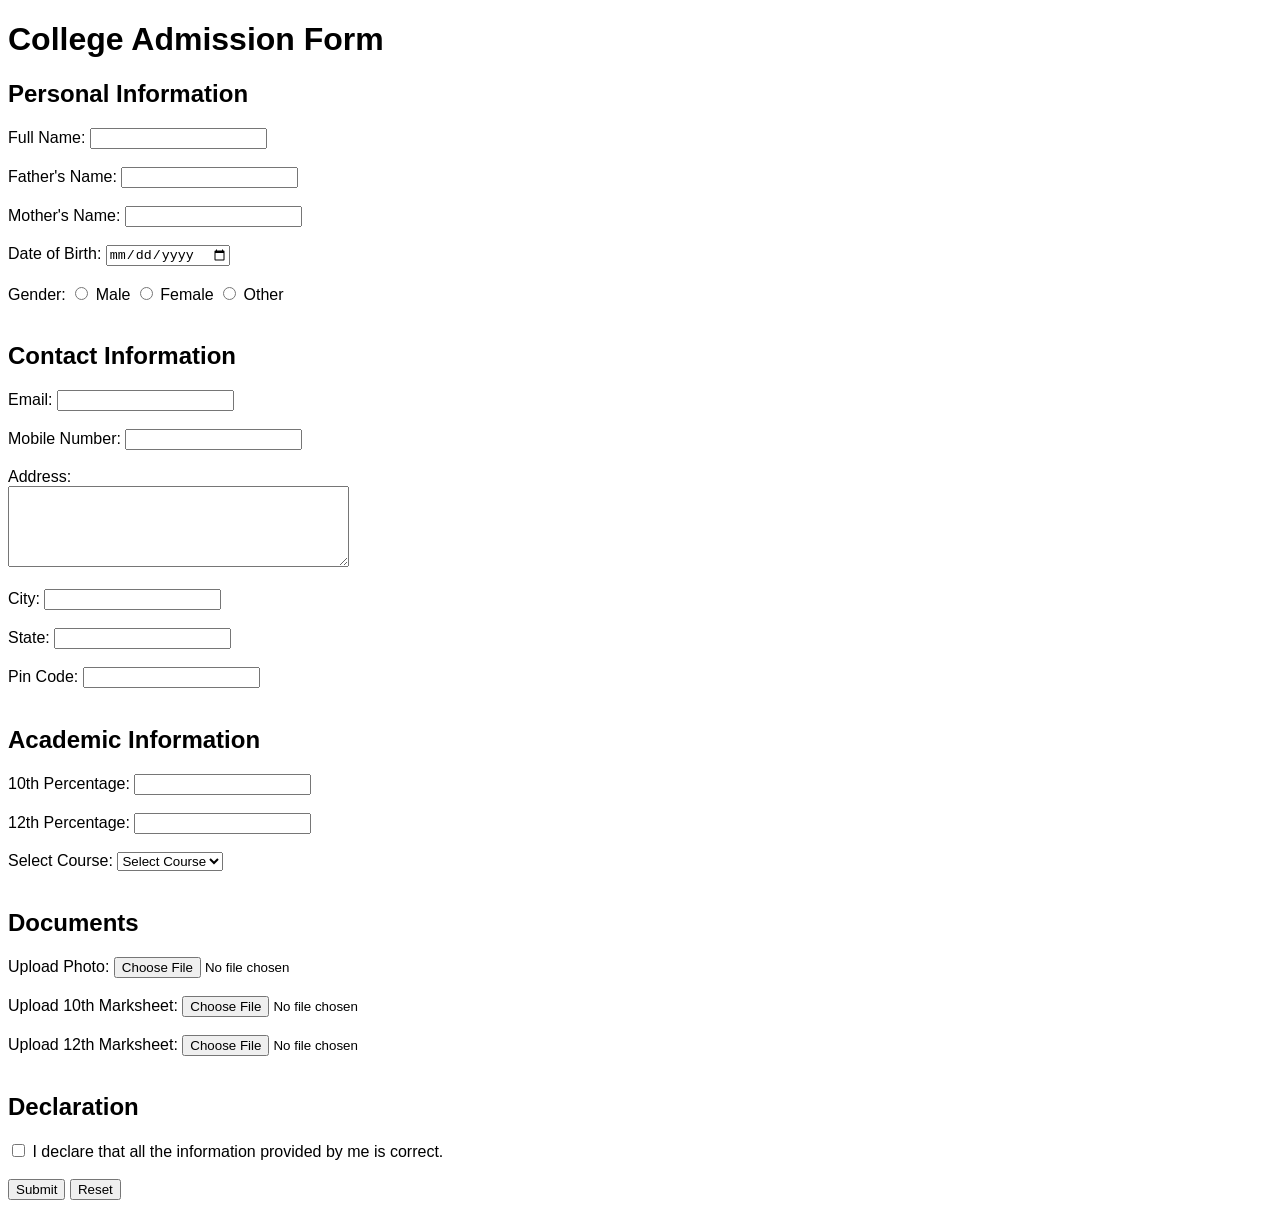
<file: Admission.html>
<!DOCTYPE html>
<html>
<head>
    <title>Admission Form</title>
    <link rel="stylesheet"href="style.css">
</head>

<body>

    <h1>College Admission Form</h1>

    <form>

        <h2>Personal Information</h2>

        <label>Full Name:</label>
        <input type="text" name="fullname" required>
        <br><br>

        <label>Father's Name:</label>
        <input type="text" name="fathername" required>
        <br><br>

        <label>Mother's Name:</label>
        <input type="text" name="mothername" required>
        <br><br>

        <label>Date of Birth:</label>
        <input type="date" name="dob">
        <br><br>

        <label>Gender:</label>
        <input type="radio" name="gender" value="male"> Male
        <input type="radio" name="gender" value="female"> Female
        <input type="radio" name="gender" value="other"> Other
        <br><br>


        <h2>Contact Information</h2>

        <label>Email:</label>
        <input type="email" name="email">
        <br><br>

        <label>Mobile Number:</label>
        <input type="tel" name="mobile">
        <br><br>

        <label>Address:</label>
        <br>
        <textarea name="address" rows="5" cols="40"></textarea>
        <br><br>

        <label>City:</label>
        <input type="text" name="city">
        <br><br>

        <label>State:</label>
        <input type="text" name="state">
        <br><br>

        <label>Pin Code:</label>
        <input type="text" name="pincode">
        <br><br>


        <h2>Academic Information</h2>

        <label>10th Percentage:</label>
        <input type="number" name="10th">
        <br><br>

        <label>12th Percentage:</label>
        <input type="number" name="12th">
        <br><br>

        <label>Select Course:</label>
        <select name="course">
            <option>Select Course</option>
            <option>B.Tech CSE</option>
            <option>B.Tech ECE</option>
            <option>B.Tech ME</option>
            <option>BCA</option>
            <option>BBA</option>
            <option>MCA</option>
            <option>MBA</option>
        </select>
        <br><br>


        <h2>Documents</h2>

        <label>Upload Photo:</label>
        <input type="file" name="photo">
        <br><br>

        <label>Upload 10th Marksheet:</label>
        <input type="file" name="marksheet10">
        <br><br>

        <label>Upload 12th Marksheet:</label>
        <input type="file" name="marksheet12">
        <br><br>


        <h2>Declaration</h2>

        <input type="checkbox" name="declaration" required>
        I declare that all the information provided by me is correct.
        <br><br>

        <input type="submit" value="Submit">

        <input type="reset" value="Reset">

    </form>

</body>
</html>
</file>
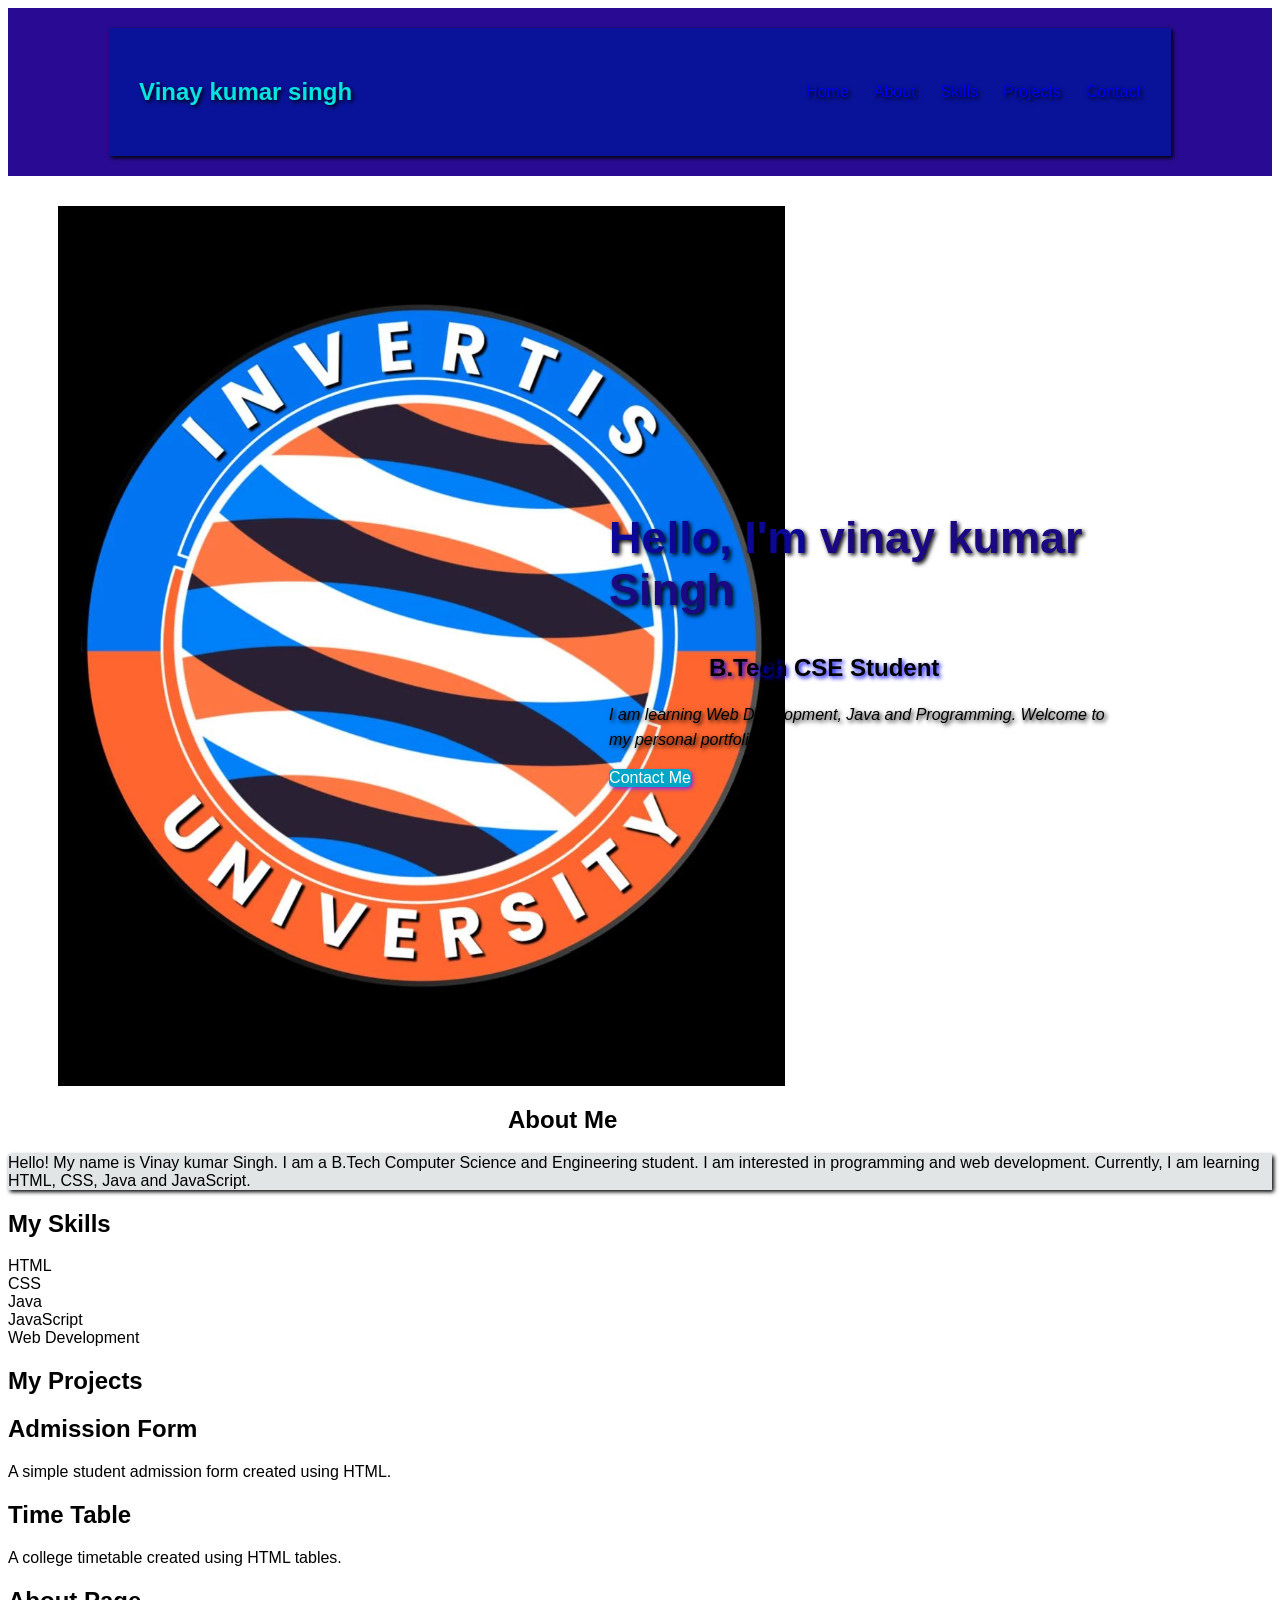
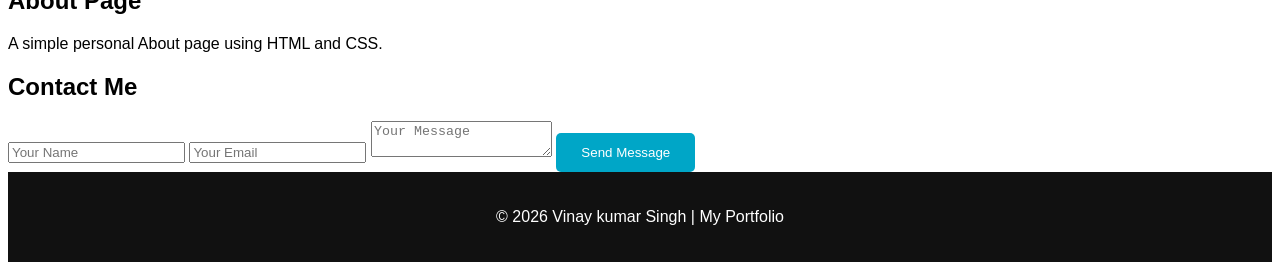
<file: portfolio.html>
<!DOCTYPE html>
<html lang="en">
<head>
    <meta charset="UTF-8">
    <meta name="viewport" content="width=device-width, initial-scale=1.0">
    <title>Vinay kumar Singh | Portfolio</title>

    <link rel="stylesheet" href="style.css">
</head>

<body>

    <!-- Navbar -->
    <header>
        <nav>
            <h2>Vinay kumar singh</h2>

            <ul>
                <li><a href="#home">Home</a></li>
                <li><a href="#about">About</a></li>
                <li><a href="#skills">Skills</a></li>
                <li><a href="#projects">Projects</a></li>
                <li><a href="#contact">Contact</a></li>
            </ul>
        </nav>
    </header>


    <!-- Home -->
    <section id="home" class="home">
        <div>
            <h1>Hello, I'm <span>vinay kumar  Singh</span></h1>

            <h2>B.Tech CSE Student</h2>

            <p>
                I am learning Web Development, Java and Programming.
                Welcome to my personal portfolio.
            </p>

            <a href="#contact" class="btn">Contact Me</a>
        </div>

        
    </section>


    <!-- About -->
    <section id="about">
        <h1>About Me</h1>

        <p>
            Hello! My name is Vinay kumar Singh.
            I am a B.Tech Computer Science and Engineering student.
            I am interested in programming and web development.
            Currently, I am learning HTML, CSS, Java and JavaScript.
        </p>
    </section>


    <!-- Skills -->
    <section id="skills">
        <h1>My Skills</h1>

        <div class="skills-box">
            <div>HTML</div>
            <div>CSS</div>
            <div>Java</div>
            <div>JavaScript</div>
            <div>Web Development</div>
        </div>
    </section>


    <!-- Projects -->
    <section id="projects">
        <h1>My Projects</h1>

        <div class="projects-box">

            <div class="project">
                <h2>Admission Form</h2>
                <p>
                    A simple student admission form created using HTML.
                </p>
            </div>

            <div class="project">
                <h2>Time Table</h2>
                <p>
                    A college timetable created using HTML tables.
                </p>
            </div>

            <div class="project">
                <h2>About Page</h2>
                <p>
                    A simple personal About page using HTML and CSS.
                </p>
            </div>
        </div>
    </section>


    <!-- Contact -->
    <section id="contact">
        <h1>Contact Me</h1>

        <form>
            <input type="text" placeholder="Your Name">

            <input type="email" placeholder="Your Email">

            <textarea placeholder="Your Message"></textarea>

            <button type="submit">Send Message</button>
        </form>
    </section>


    <!-- Footer -->
    <footer>
        <p>© 2026 Vinay kumar Singh | My Portfolio</p>
    </footer>

</body>
</html>
</file>
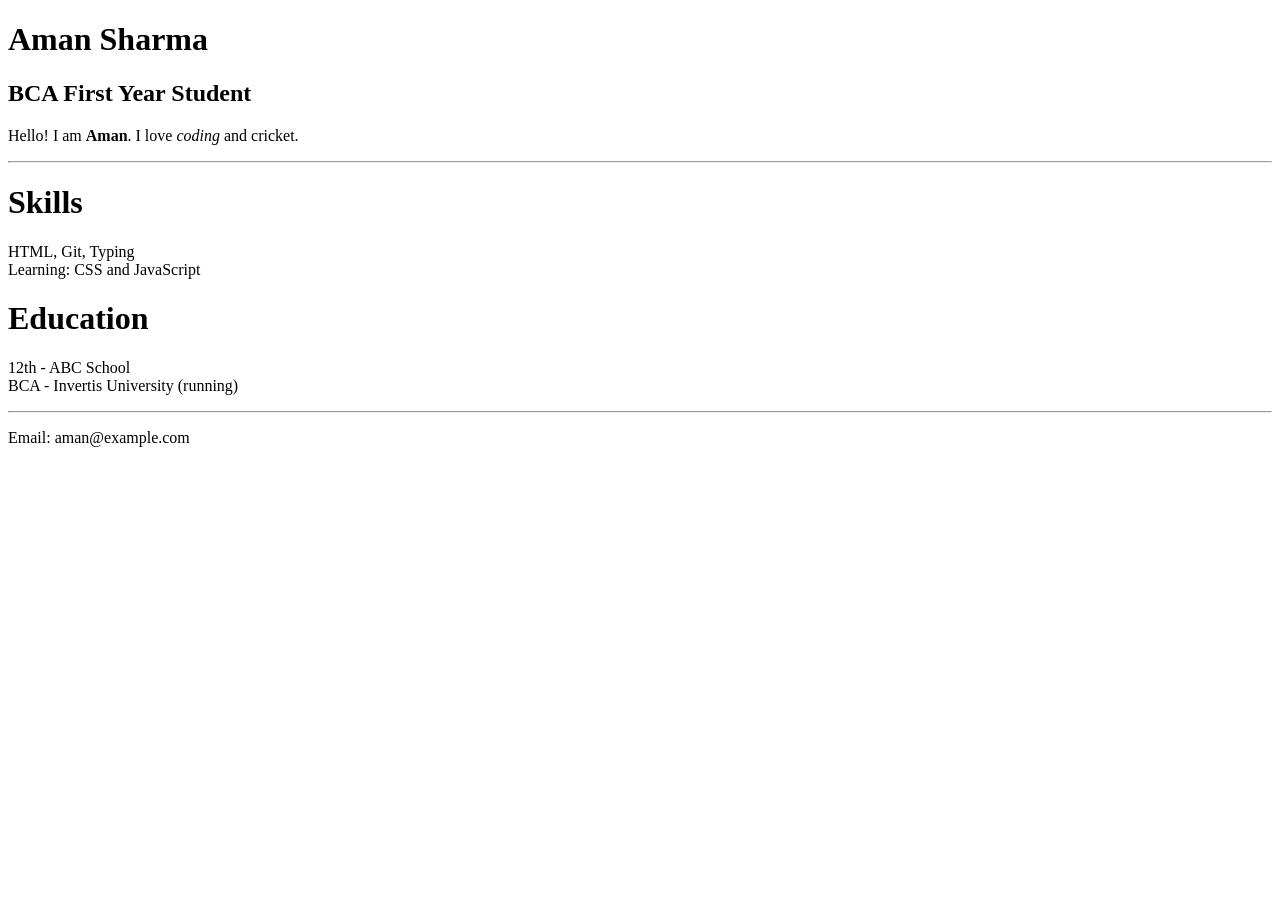
<file: week1.html>
<!DOCTYPE html>
<html lang="en">
<head>
    <meta charset="UTF-8">
    <meta name="viewport" content="width=device-width, initial-scale=1.0">
    <title>Aman Sharma - Portfolio</title>
</head>
<body>

    <h1>Aman Sharma</h1>

    <h2>BCA First Year Student</h2>

    <p>
        Hello! I am <b>Aman</b>. I love <i>coding</i> and cricket.
    </p>

    <hr>

    <h1>Skills</h1>

    <p>
        HTML, Git, Typing<br>
        Learning: CSS and JavaScript
    </p>

    <h1>Education</h1>

    <p>
        12th - ABC School<br>
        BCA - Invertis University (running)
    </p>

    <hr>

    <p>Email: aman@example.com</p>

</body>
</html>
</file>
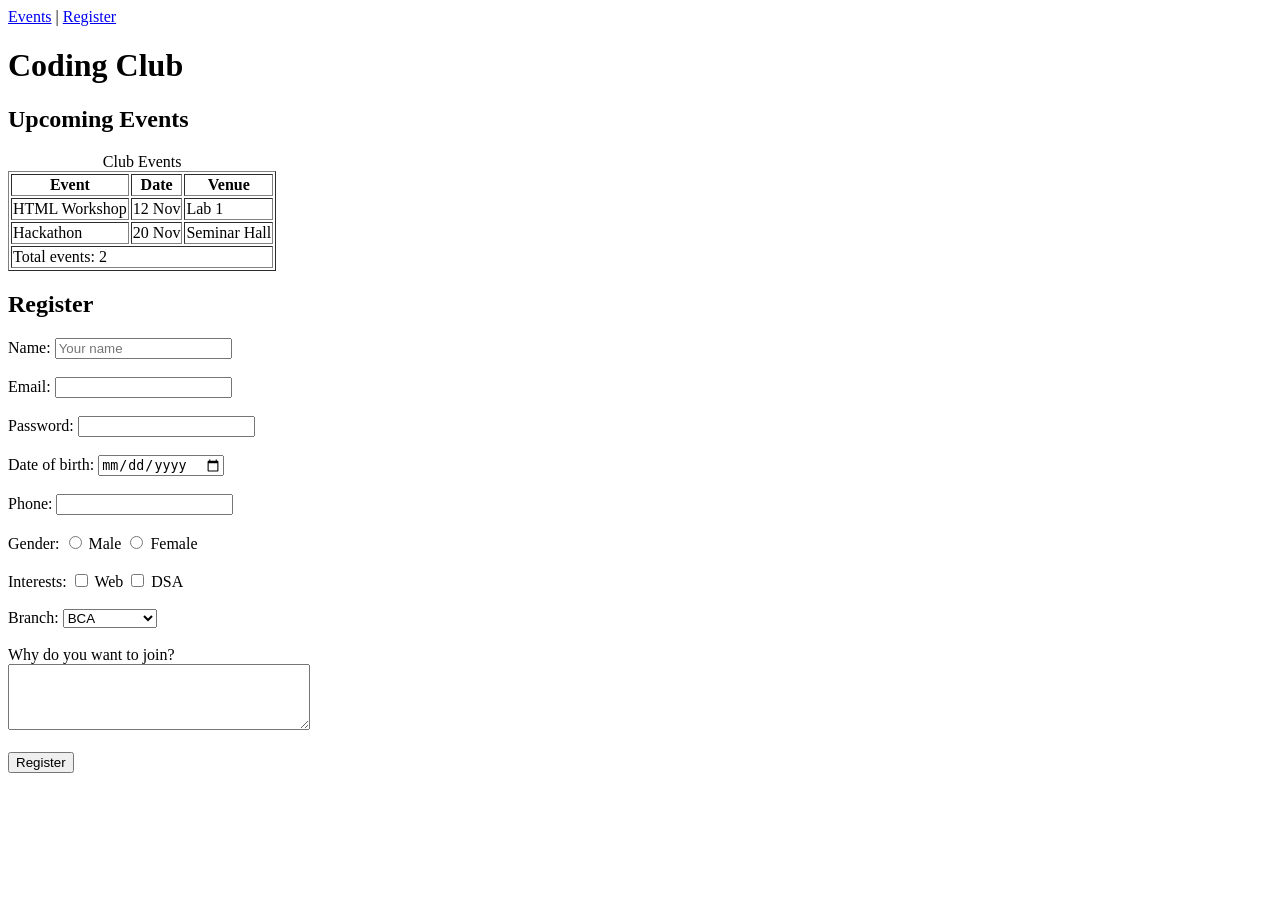
<file: week3.html>
<!DOCTYPE html>
<html lang="en">
<head>
    <meta charset="UTF-8">
    <meta name="viewport" content="width=device-width, initial-scale=1.0">
    <title>Coding Club</title>
</head>
<body>

    <nav>
        <a href="#events">Events</a> |
        <a href="#register">Register</a>
    </nav>

    <h1>Coding Club</h1>

    <h2 id="events">Upcoming Events</h2>

    <table border="1">
        <caption>Club Events</caption>

        <thead>
            <tr>
                <th>Event</th>
                <th>Date</th>
                <th>Venue</th>
            </tr>
        </thead>

        <tbody>
            <tr>
                <td>HTML Workshop</td>
                <td>12 Nov</td>
                <td>Lab 1</td>
            </tr>
            <tr>
                <td>Hackathon</td>
                <td>20 Nov</td>
                <td>Seminar Hall</td>
            </tr>
        </tbody>

        <tfoot>
            <tr>
                <td colspan="3">Total events: 2</td>
            </tr>
        </tfoot>
    </table>

    <h2 id="register">Register</h2>

    <form>
        <label for="name">Name:</label>
        <input type="text" id="name" placeholder="Your name">
        <br><br>

        <label for="email">Email:</label>
        <input type="email" id="email">
        <br><br>

        <label for="password">Password:</label>
        <input type="password" id="password">
        <br><br>

        <label for="dob">Date of birth:</label>
        <input type="date" id="dob">
        <br><br>

        <label for="phone">Phone:</label>
        <input type="tel" id="phone">
        <br><br>

        Gender:
        <input type="radio" id="male" name="gender" value="Male">
        <label for="male">Male</label>

        <input type="radio" id="female" name="gender" value="Female">
        <label for="female">Female</label>
        <br><br>

        Interests:
        <input type="checkbox" id="web" name="interest" value="Web">
        <label for="web">Web</label>

        <input type="checkbox" id="dsa" name="interest" value="DSA">
        <label for="dsa">DSA</label>
        <br><br>

        <label for="branch">Branch:</label>
        <select id="branch" name="branch">
            <option>BCA</option>
            <option>B.Tech CSE</option>
            <option>B.Tech IT</option>
            <option>MCA</option>
        </select>
        <br><br>

        <label for="reason">Why do you want to join?</label>
        <br>
        <textarea id="reason" name="reason" rows="4" cols="35"></textarea>
        <br><br>

        <button type="submit">Register</button>
    </form>

</body>
</html>
</file>
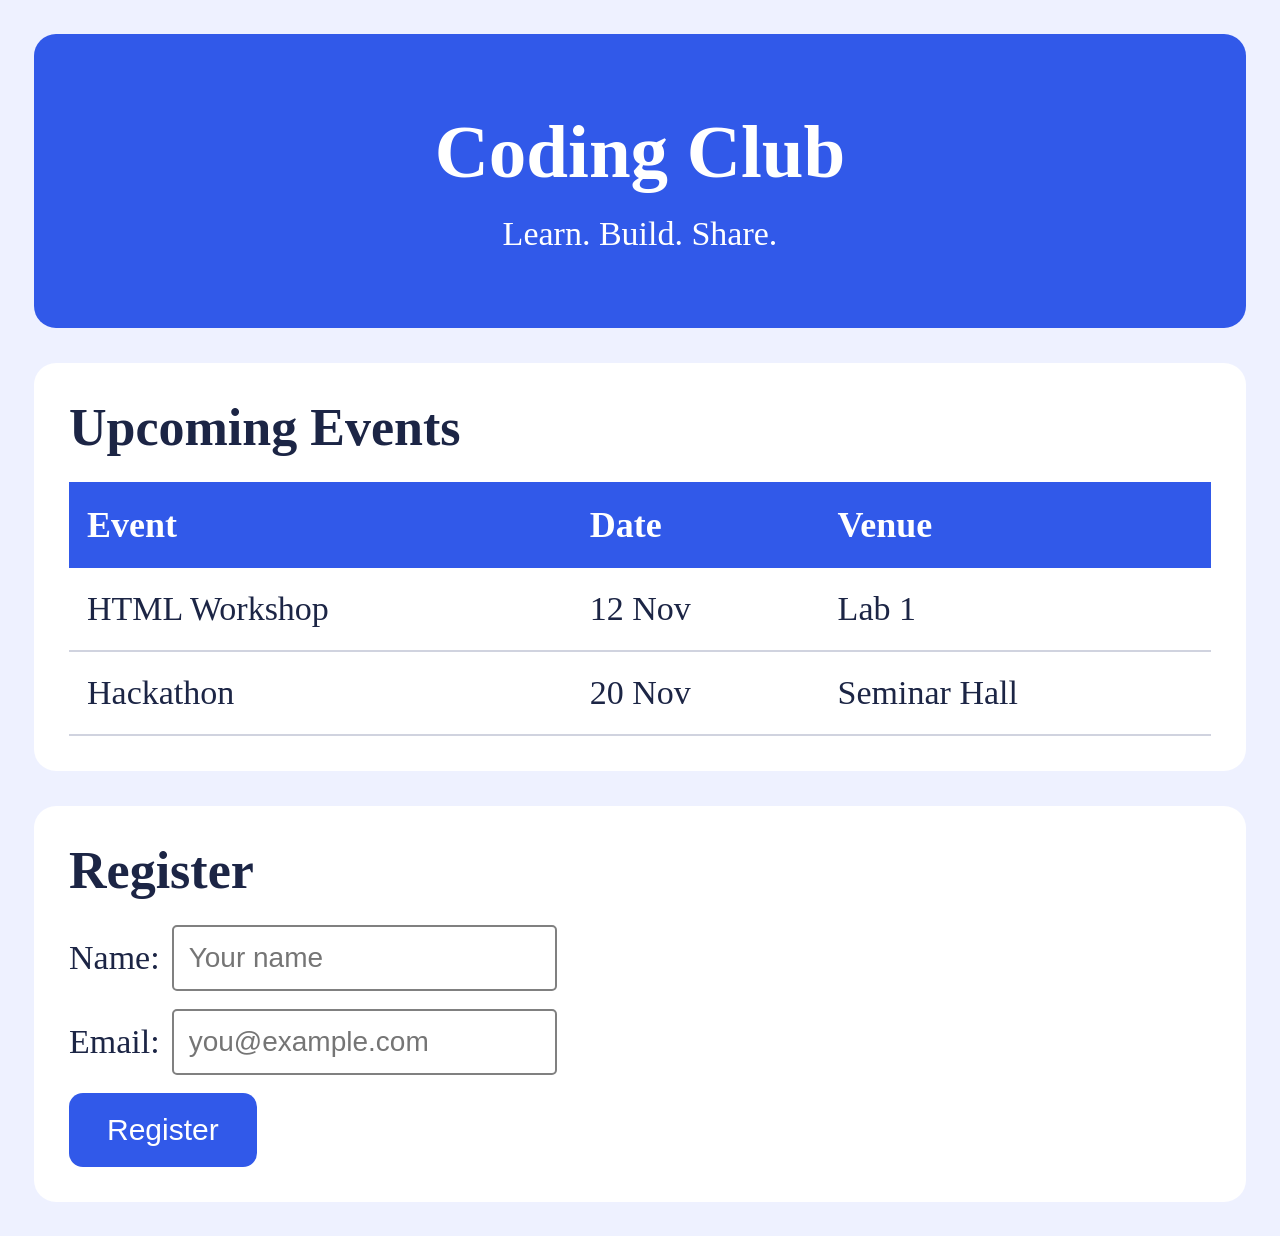
<file: week4.html>
<!DOCTYPE html>
<html lang="en">
<head>
    <meta charset="UTF-8">
    <meta name="viewport" content="width=device-width, initial-scale=1.0">
    <title>Coding Club</title>
    <link rel="stylesheet" href="week4.css">
</head>
<body>

    <!-- Header Section -->
    <header>
        <h1>Coding Club</h1>
        <p>Learn. Build. Share.</p>
    </header>

    <!-- Events Section -->
    <section class="events">
        <h2>Upcoming Events</h2>

        <table>
            <tr>
                <th>Event</th>
                <th>Date</th>
                <th>Venue</th>
            </tr>

            <tr>
                <td>HTML Workshop</td>
                <td>12 Nov</td>
                <td>Lab 1</td>
            </tr>

            <tr>
                <td>Hackathon</td>
                <td>20 Nov</td>
                <td>Seminar Hall</td>
            </tr>
        </table>
    </section>

    <!-- Register Section -->
    <section class="register">
        <h2>Register</h2>

        <form>
            <div class="form-group">
                <label for="name">Name:</label>
                <input type="text" id="name"
                placeholder="Your name" required>
            </div>

            <div class="form-group">
                <label for="email">Email:</label>
                <input type="email" id="email"
                placeholder="you@example.com" required>
            </div>

            <button type="submit">Register</button>
        </form>
    </section>

</body>
</html>
</file>
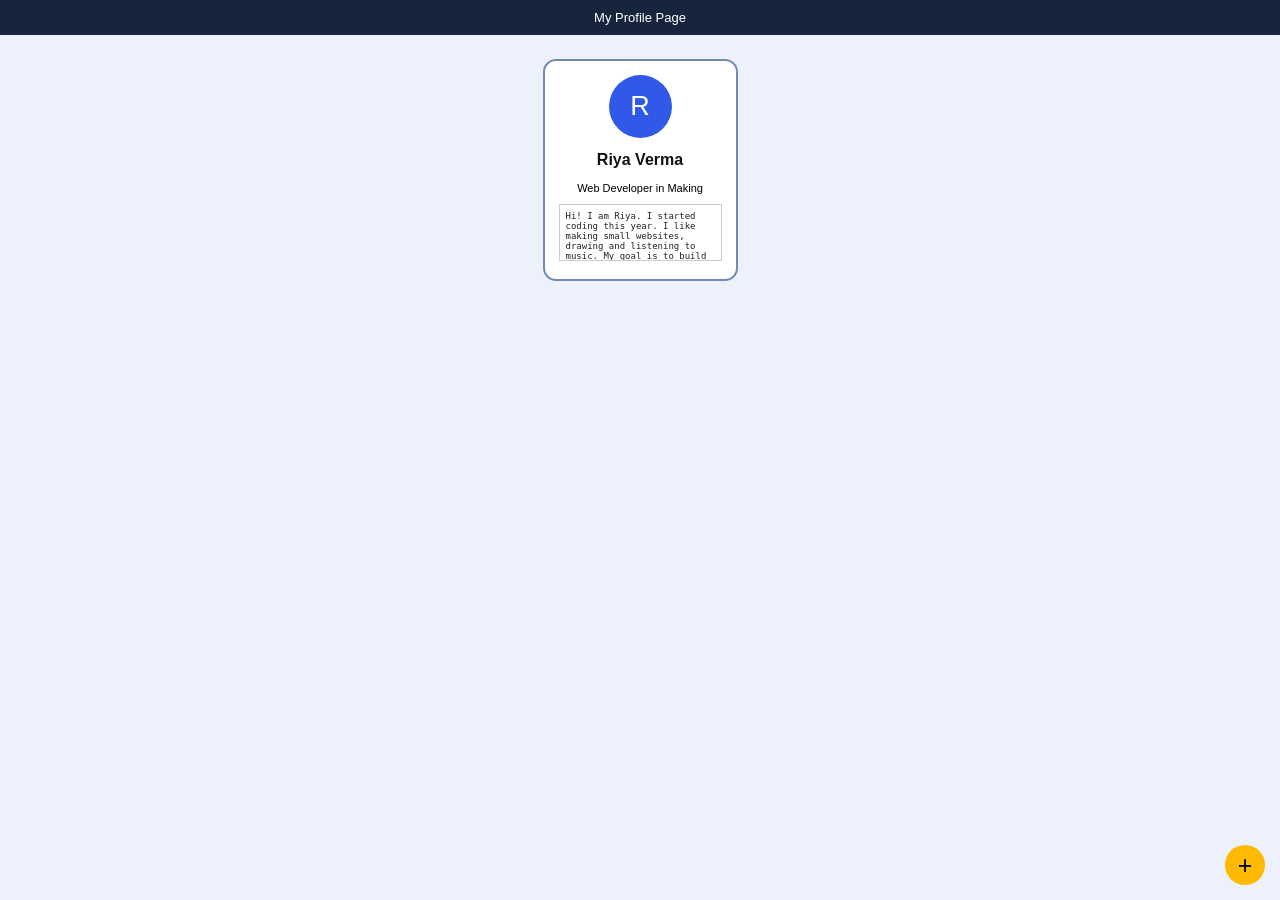
<file: week5.html>
<!DOCTYPE html>
<html lang="en">
<head>
    <meta charset="UTF-8">
    <meta name="viewport" content="width=device-width, initial-scale=1.0">
    <title>My Profile Page</title>
    <link rel="stylesheet" href="week5.css">
</head>
<body>

    <header>
        My Profile Page
    </header>

    <main>
        <div class="profile-card">

            <div class="profile-image">
                R
            </div>

            <h2>Riya Verma</h2>

            <p class="role">Web Developer in Making</p>

            <textarea readonly>
Hi! I am Riya. I started coding this year. I like making small websites, drawing and listening to music. My goal is to build my own website.
            </textarea>

        </div>
    </main>

    <button class="add-btn">+</button>

</body>
</html>
</file>
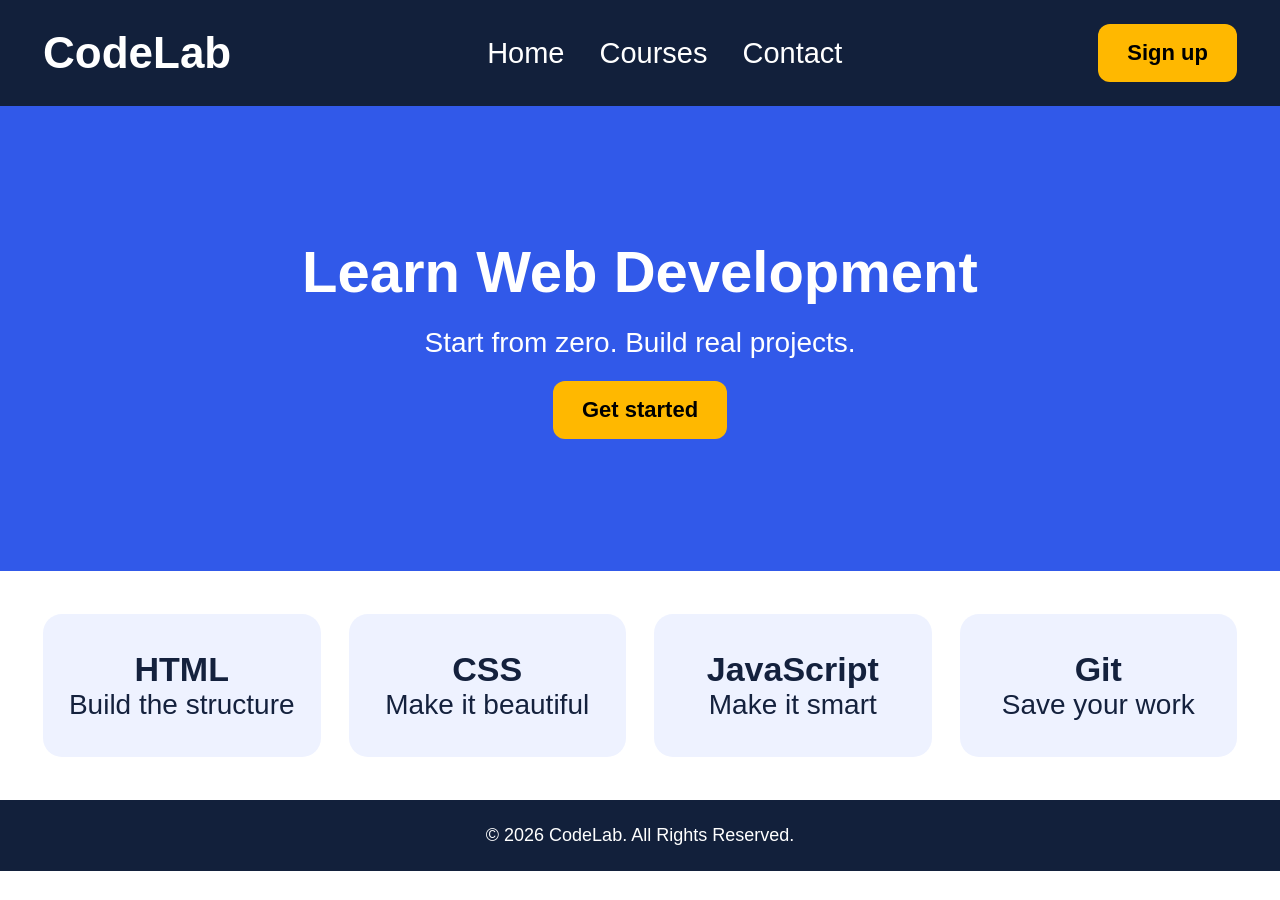
<file: week6.html>
<!DOCTYPE html>
<html lang="en">
<head>
    <meta charset="UTF-8">
    <meta name="viewport" content="width=device-width, initial-scale=1.0">
    <title>CodeLab - Learn Web Development</title>
    <link rel="stylesheet" href="week6.css">
</head>
<body>

    <!-- Navbar -->
    <header class="navbar">
        <div class="logo">CodeLab</div>

        <nav class="nav-links">
            <a href="#home">Home</a>
            <a href="#courses">Courses</a>
            <a href="#contact">Contact</a>
        </nav>

        <button class="signup">Sign up</button>
    </header>

    <!-- Hero Section -->
    <section class="hero" id="home">
        <h1>Learn Web Development</h1>
        <p>Start from zero. Build real projects.</p>
        <button>Get started</button>
    </section>

    <!-- Courses Section -->
    <section class="courses" id="courses">

        <div class="card">
            <h2>HTML</h2>
            <p>Build the structure</p>
        </div>

        <div class="card">
            <h2>CSS</h2>
            <p>Make it beautiful</p>
        </div>

        <div class="card">
            <h2>JavaScript</h2>
            <p>Make it smart</p>
        </div>

        <div class="card">
            <h2>Git</h2>
            <p>Save your work</p>
        </div>

    </section>

    <footer id="contact">
        <p>© 2026 CodeLab. All Rights Reserved.</p>
    </footer>

</body>
</html>
</file>
<file: style.css>
body {
    font-family: Arial, sans-serif;
    background-color: rgb(255, 255, 255);
    
}

/* Navbar */

header {
    background-color:#290b93;
    padding: 20px 8%;
}

nav {
    display: flex;
    justify-content: space-between;
    align-items: center;
    background-color:rgb(9, 19, 154);
    padding: 30px;
    box-shadow: 2px 2px 4px black;
    
}

nav h2 {
    color: rgb(6, 227, 227);
    text-shadow: 2px 2px 4px black;

}

nav ul {
    display: flex;
    list-style: none;
    gap: 25px;
    text-shadow: 2px 2px 4px black;
}

nav ul li a {
    list-style: white;
    text-decoration: none;
}

nav ul li a:hover {
    color: #00bcd4;
}


/* Home */

.home {
    min-height: 90vh;
    display: flex;
    justify-content: space-around;
    align-items: center;
    padding: 50px 8%;
    background-image: url("logo.jpg");
    background-size: contain;
    background-repeat: no-repeat;
    background-position: 50px 30px;
    
}

.home h1 {
    font-size: 45px;
    margin-left: 500px;
}

#home h1 span {
    color: #1b0981;
}
#home h1{
    color: #0c0797;
}

#home h2 {
    margin-left:600px;
    text-shadow: 2px 2px 4px blue;
    
}

.home p {
    max-width: 500px;
    line-height: 1.6;
    text-shadow: 2px 2px 4px black;
    font-style:italic;
    margin-left:500px;
}

.btn {
    display: inline-block;
    background-color: #00a6c7;
    color: white;
    text-decoration: none;
    border-radius: 5px;
    margin-left:500px;
    box-shadow: 2px 2px 4px blueviolet;

}

#about h1{
    margin-left: 500px;
    
}
#about p{
    box-shadow: 2px 2px 4px black;
    background-color: rgb(225, 229, 229);
}


/* Footer */

footer {
    background-color: #111;
    color: white;
    text-align: center;
    padding: 20px;
}


button {
    padding: 12px 25px;
    background-color: #00a6c7;
    color: white;
    border: none;
    border-radius: 5px;
    cursor: pointer;
}


/* Footer */

footer {
    background-color: #111;
    color: white;
    text-align: center;
    padding: 20px;
}

#home h1{
    text-shadow: 2px 2px 4px black;
}
</file>
<file: week4.css>
* {
    margin: 0;
    padding: 0;
    box-sizing: border-box;
}

body {
    background-color: #eef1ff;
    font-family: Georgia, serif;
    color: #1c2545;
    padding: 34px;
}

/* Header */
header {
    background-color: #3159e9;
    color: white;
    text-align: center;
    padding: 75px 20px;
    border-radius: 22px;
    margin-bottom: 35px;
}

header h1 {
    font-size: 75px;
    margin-bottom: 20px;
}

header p {
    font-size: 34px;
}

/* Events Section */
.events {
    background-color: white;
    padding: 35px;
    border-radius: 22px;
    margin-bottom: 35px;
}

h2 {
    font-size: 52px;
    margin-bottom: 25px;
}

table {
    width: 100%;
    border-collapse: collapse;
}

th {
    background-color: #3159e9;
    color: white;
    text-align: left;
    padding: 22px 18px;
    font-size: 36px;
}

td {
    padding: 22px 18px;
    font-size: 34px;
    border-bottom: 2px solid #d0d3df;
}

/* Register Section */
.register {
    background-color: white;
    padding: 35px;
    border-radius: 22px;
}

.form-group {
    display: flex;
    align-items: center;
    margin-bottom: 18px;
    gap: 12px;
}

label {
    font-size: 34px;
}

input {
    padding: 15px;
    font-size: 28px;
    width: 385px;
    border: 2px solid gray;
    border-radius: 5px;
}

button {
    background-color: #3159e9;
    color: white;
    border: none;
    padding: 20px 38px;
    font-size: 30px;
    border-radius: 14px;
    cursor: pointer;
}

button:hover {
    background-color: #183fc5;
}

/* Mobile Responsive */
@media (max-width: 600px) {
    body {
        padding: 15px;
    }

    header h1 {
        font-size: 42px;
    }

    header p {
        font-size: 22px;
    }

    h2 {
        font-size: 30px;
    }

    .events, .register {
        padding: 20px;
    }

    th, td {
        font-size: 16px;
        padding: 12px 8px;
    }

    .form-group {
        flex-wrap: wrap;
    }

    label {
        font-size: 20px;
    }

    input {
        width: 100%;
        font-size: 18px;
    }

    button {
        font-size: 20px;
    }
}
</file>
<file: week5.css>
* {
    margin: 0;
    padding: 0;
    box-sizing: border-box;
}

body {
    font-family: Arial, sans-serif;
    background-color: #edf1fb;
}

header {
    background-color: #17243e;
    color: white;
    text-align: center;
    padding: 10px;
    font-size: 13px;
}

main {
    min-height: 270px;
    display: flex;
    justify-content: center;
    align-items: center;
}

.profile-card {
    width: 195px;
    background-color: white;
    border: 2px solid #7189b5;
    border-radius: 13px;
    padding: 14px;
    text-align: center;
}

.profile-image {
    width: 63px;
    height: 63px;
    background-color: #3159e8;
    color: white;
    border-radius: 50%;
    display: flex;
    justify-content: center;
    align-items: center;
    font-size: 27px;
    margin: 0 auto 13px;
}

h2 {
    font-size: 16px;
    margin-bottom: 13px;
    color: #111;
}

.role {
    font-size: 11px;
    margin-bottom: 10px;
}

textarea {
    width: 100%;
    height: 57px;
    padding: 6px;
    font-size: 9px;
    resize: none;
    border: 1px solid #ccc;
    color: #222;
}

.add-btn {
    position: fixed;
    bottom: 15px;
    right: 15px;
    width: 40px;
    height: 40px;
    border: none;
    border-radius: 50%;
    background-color: #ffb900;
    color: black;
    font-size: 25px;
    cursor: pointer;
}
</file>
<file: week6.css>
* {
    margin: 0;
    padding: 0;
    box-sizing: border-box;
}

body {
    font-family: Arial, sans-serif;
    background: white;
    color: #14213d;
}

/* Navbar */
.navbar {
    height: 106px;
    background: #12203b;
    display: flex;
    align-items: center;
    justify-content: space-between;
    padding: 0 43px;
}

.logo {
    color: white;
    font-size: 44px;
    font-weight: bold;
}

.nav-links {
    display: flex;
    gap: 35px;
}

.nav-links a {
    color: white;
    text-decoration: none;
    font-size: 29px;
}

.nav-links a:hover {
    color: #ffb800;
}

/* Buttons */
button {
    background: #ffb800;
    color: black;
    border: none;
    padding: 16px 29px;
    font-size: 22px;
    font-weight: bold;
    border-radius: 12px;
    cursor: pointer;
}

button:hover {
    background: #e6a600;
}

/* Hero Section */
.hero {
    height: 465px;
    background: #3159e9;
    color: white;
    display: flex;
    flex-direction: column;
    justify-content: center;
    align-items: center;
    text-align: center;
}

.hero h1 {
    font-size: 58px;
    margin-bottom: 22px;
}

.hero p {
    font-size: 28px;
    margin-bottom: 22px;
}

/* Courses */
.courses {
    display: grid;
    grid-template-columns: repeat(4, 1fr);
    gap: 28px;
    padding: 43px;
}

.card {
    background: #eef2ff;
    border-radius: 19px;
    padding: 36px 15px;
    text-align: center;
    transition: 0.3s;
}

.card h2 {
    font-size: 34px;
}

.card p {
    font-size: 28px;
}

.card:hover {
    transform: translateY(-8px);
    box-shadow: 0 8px 20px rgba(0,0,0,0.12);
}

/* Footer */
footer {
    background: #12203b;
    color: white;
    text-align: center;
    padding: 25px;
    font-size: 18px;
}

/* Mobile Responsive */
@media (max-width: 768px) {
    .navbar {
        height: auto;
        padding: 20px;
        flex-wrap: wrap;
        gap: 20px;
    }

    .logo {
        font-size: 30px;
    }

    .nav-links {
        gap: 15px;
    }

    .nav-links a {
        font-size: 17px;
    }

    .hero h1 {
        font-size: 35px;
    }

    .hero p {
        font-size: 19px;
    }

    .courses {
        grid-template-columns: repeat(2, 1fr);
        padding: 20px;
        gap: 15px;
    }
}

@media (max-width: 480px) {
    .courses {
        grid-template-columns: 1fr;
    }
}
</file>
